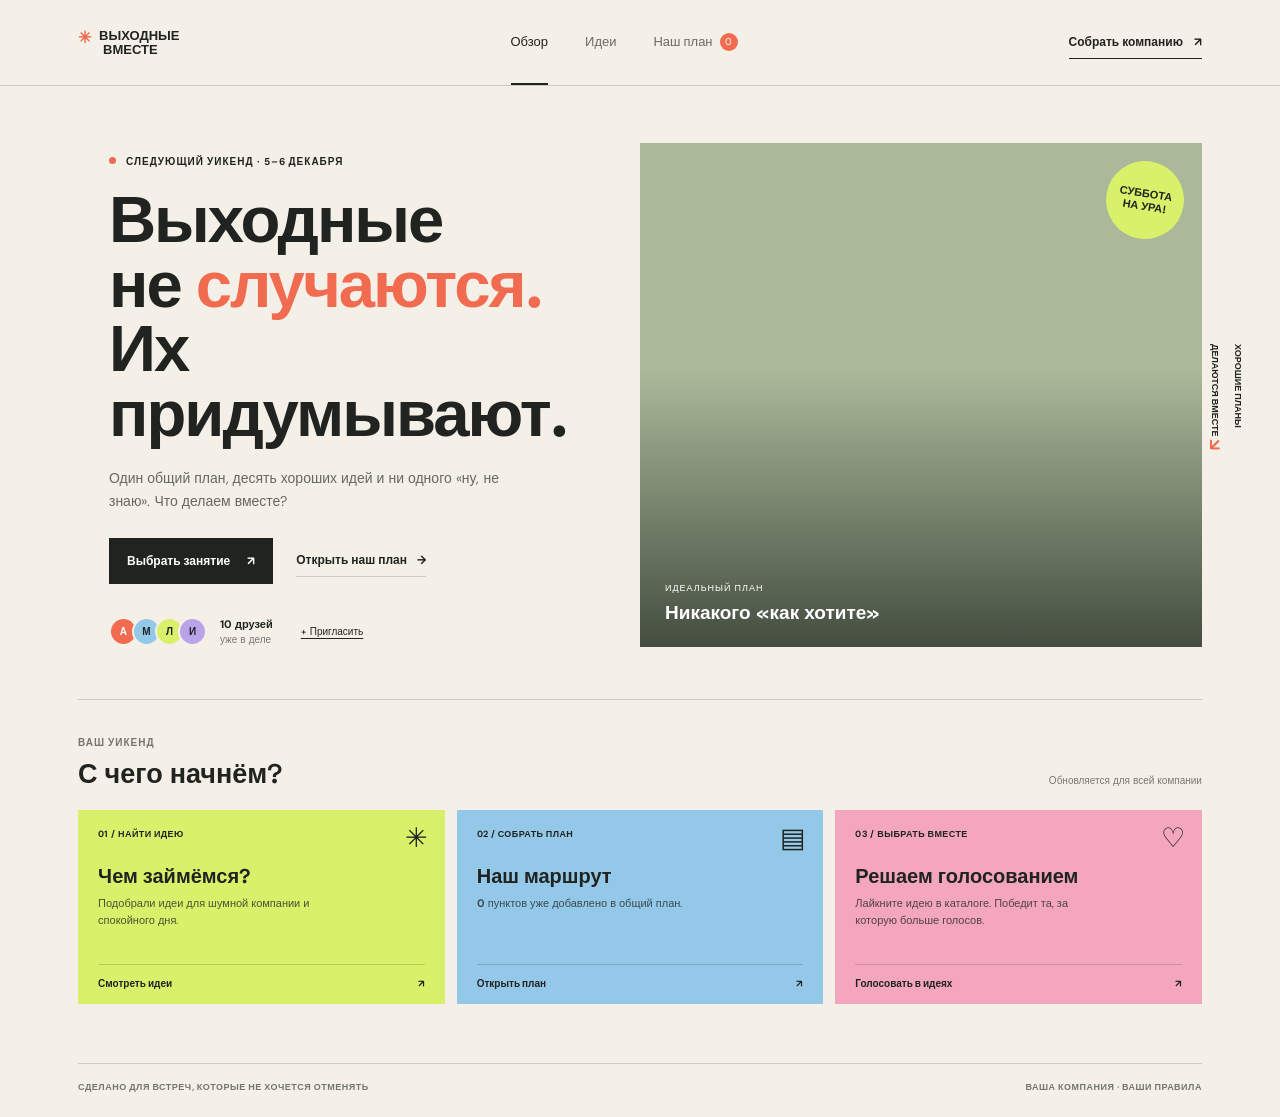
<file: index.html>
<!doctype html>
<html lang="ru">
<head>
  <meta charset="utf-8">
  <meta name="viewport" content="width=device-width, initial-scale=1">
  <meta name="theme-color" content="#f4f0e8">
  <title>Выходные вместе — План на уикенд</title>
  <link rel="preconnect" href="https://fonts.googleapis.com">
  <link rel="preconnect" href="https://fonts.gstatic.com" crossorigin>
  <link href="https://fonts.googleapis.com/css2?family=DM+Sans:wght@400;500;600;700&family=Space+Grotesk:wght@400;500;600;700&display=swap" rel="stylesheet">
  <link rel="stylesheet" href="styles.css">
  <script src="app.js" defer></script>
</head>
<body class="home-page" data-page="home">
  <header class="site-header">
    <a class="wordmark" href="index.html" aria-label="Выходные вместе, главная"><span class="brand-spark">✳</span> ВЫХОДНЫЕ<br><span class="wordmark-indent">ВМЕСТЕ</span></a>
    <nav class="main-nav" aria-label="Главная навигация">
      <a class="nav-link active" href="index.html">Обзор</a>
      <a class="nav-link" href="ideas.html">Идеи</a>
      <a class="nav-link" href="plan.html">Наш план <span class="nav-count" data-plan-count>0</span></a>
    </nav>
    <a class="header-cta" href="ideas.html">Собрать компанию <span aria-hidden="true">↗</span></a>
  </header>

  <main class="page-shell home-shell">
    <section class="home-hero">
      <div class="hero-copy">
        <p class="eyebrow"><span class="live-dot"></span> СЛЕДУЮЩИЙ УИКЕНД · <span data-weekend-range></span></p>
        <h1>Выходные<br>не <span>случаются.</span><br>Их придумывают.</h1>
        <p class="hero-intro">Один общий план, десять хороших идей и ни одного «ну, не знаю». Что делаем вместе?</p>
        <div class="hero-actions">
          <a class="button button-dark" href="ideas.html">Выбрать занятие <span aria-hidden="true">↗</span></a>
          <a class="text-link" href="plan.html">Открыть наш план <span aria-hidden="true">→</span></a>
        </div>
        <div class="friend-row" aria-label="Участники компании">
          <div class="avatar-stack"><span class="avatar avatar-coral">А</span><span class="avatar avatar-blue">М</span><span class="avatar avatar-lime">Л</span><span class="avatar avatar-violet">И</span></div>
          <p><strong>10 друзей</strong><br>уже в деле</p>
          <button class="invite-button" type="button" data-invite>+ Пригласить</button>
        </div>
      </div>
      <div class="hero-photo" role="img" aria-label="Друзья вместе проводят выходной на природе">
        <div class="photo-caption"><span>ИДЕАЛЬНЫЙ ПЛАН</span><strong>Никакого «как хотите»</strong></div>
        <span class="photo-sticker">СУББОТА<br>НА УРА!</span>
      </div>
      <div class="hero-side-note">ХОРОШИЕ ПЛАНЫ<br>ДЕЛАЮТСЯ ВМЕСТЕ <span>↘</span></div>
    </section>

    <section class="dashboard-section" aria-labelledby="weekend-title">
      <div class="section-heading">
        <div><p class="eyebrow">ВАШ УИКЕНД</p><h2 id="weekend-title">С чего начнём?</h2></div>
        <span class="small-note">Обновляется для всей компании</span>
      </div>
      <div class="dashboard-grid">
        <a class="dashboard-card ideas-card" href="ideas.html">
          <span class="card-index">01 / НАЙТИ ИДЕЮ</span><span class="card-icon" aria-hidden="true">✳</span>
          <h3>Чем займёмся?</h3><p>Подобрали идеи для шумной компании и спокойного дня.</p>
          <span class="card-bottom">Смотреть идеи <b>↗</b></span>
        </a>
        <a class="dashboard-card plan-card" href="plan.html">
          <span class="card-index">02 / СОБРАТЬ ПЛАН</span><span class="card-icon" aria-hidden="true">▤</span>
          <h3>Наш маршрут</h3><p><strong data-plan-count>0</strong> пунктов уже добавлено в общий план.</p>
          <span class="card-bottom">Открыть план <b>↗</b></span>
        </a>
        <div class="dashboard-card question-card">
          <span class="card-index">03 / ВЫБРАТЬ ВМЕСТЕ</span><span class="card-icon" aria-hidden="true">♡</span>
          <h3>Решаем голосованием</h3><p>Лайкните идею в каталоге. Победит та, за которую больше голосов.</p>
          <span class="card-bottom">Голосовать в идеях <b>↗</b></span>
        </div>
      </div>
    </section>
    <section class="tiny-footer"><span>СДЕЛАНО ДЛЯ ВСТРЕЧ, КОТОРЫЕ НЕ ХОЧЕТСЯ ОТМЕНЯТЬ</span><span>ВАША КОМПАНИЯ · ВАШИ ПРАВИЛА</span></section>
  </main>
</body>
</html>
</file>
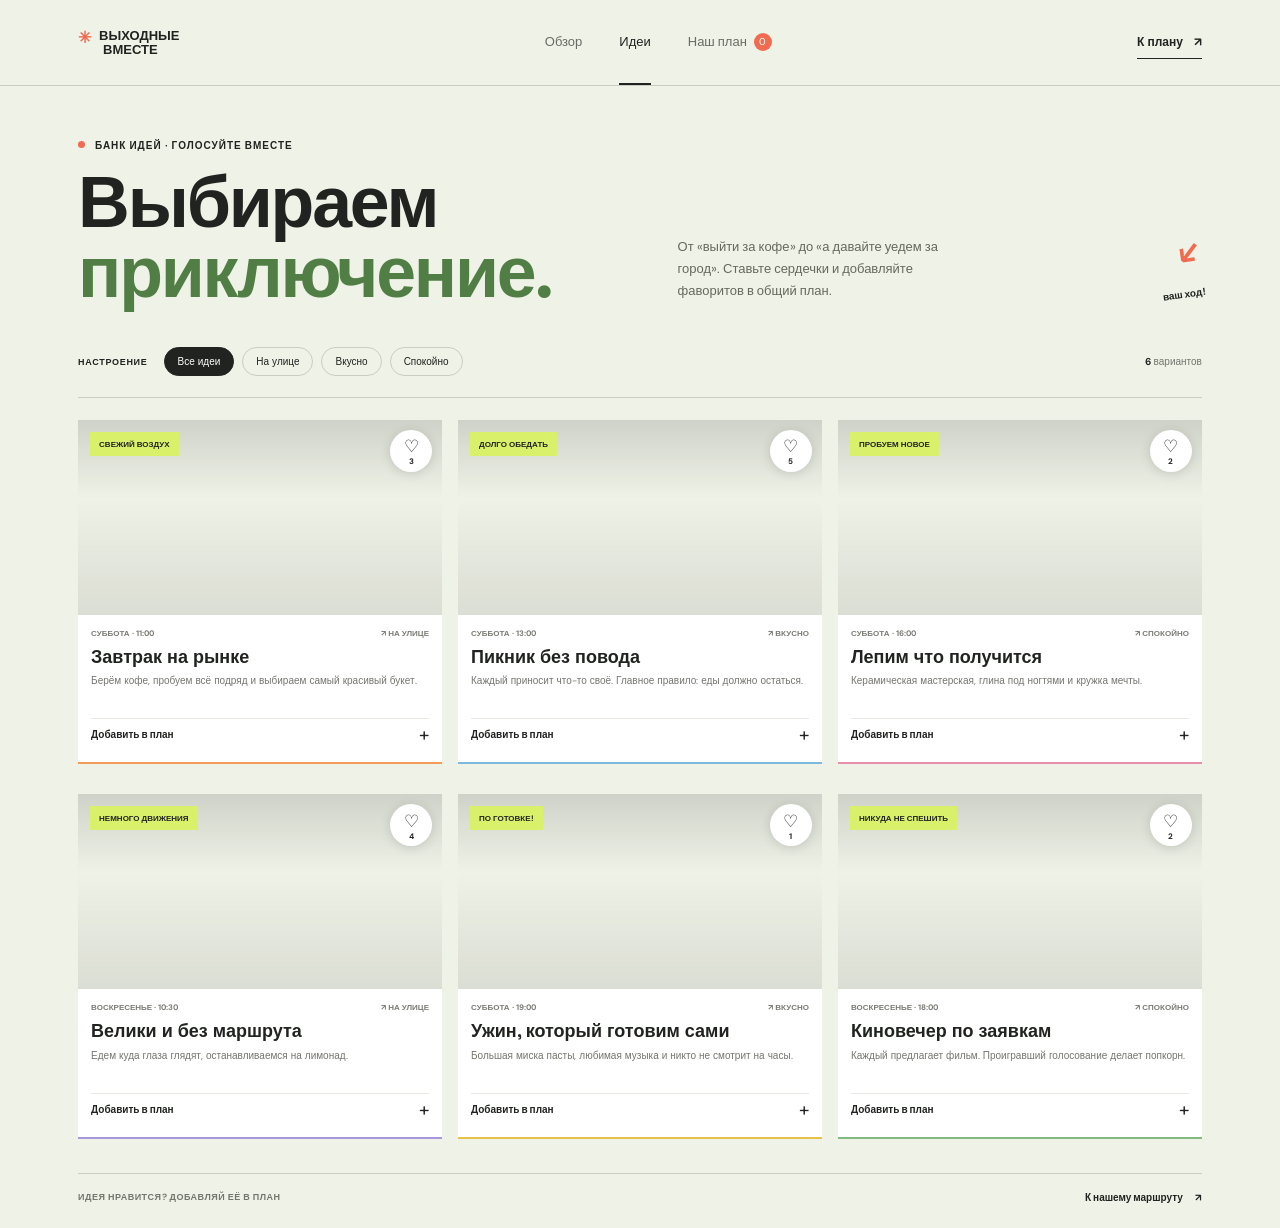
<file: ideas.html>
<!doctype html>
<html lang="ru">
<head>
  <meta charset="utf-8">
  <meta name="viewport" content="width=device-width, initial-scale=1">
  <meta name="theme-color" content="#d9f06a">
  <title>Идеи для выходных — Выходные вместе</title>
  <link rel="preconnect" href="https://fonts.googleapis.com">
  <link rel="preconnect" href="https://fonts.gstatic.com" crossorigin>
  <link href="https://fonts.googleapis.com/css2?family=DM+Sans:wght@400;500;600;700&family=Space+Grotesk:wght@400;500;600;700&display=swap" rel="stylesheet">
  <link rel="stylesheet" href="styles.css">
  <script src="app.js" defer></script>
</head>
<body class="ideas-page" data-page="ideas">
  <header class="site-header">
    <a class="wordmark" href="index.html" aria-label="Выходные вместе, главная"><span class="brand-spark">✳</span> ВЫХОДНЫЕ<br><span class="wordmark-indent">ВМЕСТЕ</span></a>
    <nav class="main-nav" aria-label="Главная навигация">
      <a class="nav-link" href="index.html">Обзор</a><a class="nav-link active" href="ideas.html">Идеи</a><a class="nav-link" href="plan.html">Наш план <span class="nav-count" data-plan-count>0</span></a>
    </nav>
    <a class="header-cta" href="plan.html">К плану <span aria-hidden="true">↗</span></a>
  </header>
  <main class="page-shell ideas-shell">
    <section class="ideas-heading">
      <div><p class="eyebrow"><span class="live-dot"></span> БАНК ИДЕЙ · ГОЛОСУЙТЕ ВМЕСТЕ</p><h1>Выбираем<br><span>приключение.</span></h1></div>
      <p class="ideas-lede">От «выйти за кофе» до «а давайте уедем за город». Ставьте сердечки и добавляйте фаворитов в общий план.</p>
      <div class="ideas-doodle" aria-hidden="true">↙<br><span>ваш ход!</span></div>
    </section>
    <div class="filter-bar" role="group" aria-label="Фильтр идей">
      <span class="filter-label">НАСТРОЕНИЕ</span>
      <button class="filter-chip selected" type="button" data-filter="all" aria-pressed="true">Все идеи</button>
      <button class="filter-chip" type="button" data-filter="outside" aria-pressed="false">На улице</button>
      <button class="filter-chip" type="button" data-filter="food" aria-pressed="false">Вкусно</button>
      <button class="filter-chip" type="button" data-filter="chill" aria-pressed="false">Спокойно</button>
      <span class="filter-spacer"></span><span class="idea-total"><b data-idea-total>6</b> вариантов</span>
    </div>
    <section class="idea-grid" aria-label="Подборка занятий">
      <article class="idea-card idea-orange" data-category="outside">
        <div class="idea-image image-market" role="img" aria-label="Осенний рынок с цветами и продуктами"><span class="image-tag">СВЕЖИЙ ВОЗДУХ</span><button class="vote-button" type="button" aria-label="Проголосовать за прогулку по рынку" aria-pressed="false">♡ <span data-votes>3</span></button></div>
        <div class="idea-info"><div class="idea-meta"><span>СУББОТА · 11:00</span><span>↗ НА УЛИЦЕ</span></div><h2>Завтрак на рынке</h2><p>Берём кофе, пробуем всё подряд и выбираем самый красивый букет.</p><button class="add-idea" type="button" data-add-idea="Завтрак на рынке" data-time="Суббота, 11:00">Добавить в план <span>+</span></button></div>
      </article>
      <article class="idea-card idea-blue" data-category="food">
        <div class="idea-image image-picnic" role="img" aria-label="Пикник с друзьями в парке"><span class="image-tag">ДОЛГО ОБЕДАТЬ</span><button class="vote-button" type="button" aria-label="Проголосовать за пикник в парке" aria-pressed="false">♡ <span data-votes>5</span></button></div>
        <div class="idea-info"><div class="idea-meta"><span>СУББОТА · 13:00</span><span>↗ ВКУСНО</span></div><h2>Пикник без повода</h2><p>Каждый приносит что-то своё. Главное правило: еды должно остаться.</p><button class="add-idea" type="button" data-add-idea="Пикник без повода" data-time="Суббота, 13:00">Добавить в план <span>+</span></button></div>
      </article>
      <article class="idea-card idea-pink" data-category="chill">
        <div class="idea-image image-pottery" role="img" aria-label="Мастерская керамики и гончарный круг"><span class="image-tag">ПРОБУЕМ НОВОЕ</span><button class="vote-button" type="button" aria-label="Проголосовать за мастер-класс по керамике" aria-pressed="false">♡ <span data-votes>2</span></button></div>
        <div class="idea-info"><div class="idea-meta"><span>СУББОТА · 16:00</span><span>↗ СПОКОЙНО</span></div><h2>Лепим что получится</h2><p>Керамическая мастерская, глина под ногтями и кружка мечты.</p><button class="add-idea" type="button" data-add-idea="Мастер-класс по керамике" data-time="Суббота, 16:00">Добавить в план <span>+</span></button></div>
      </article>
      <article class="idea-card idea-lilac" data-category="outside">
        <div class="idea-image image-bike" role="img" aria-label="Велопрогулка по дорожке в зелёном парке"><span class="image-tag">НЕМНОГО ДВИЖЕНИЯ</span><button class="vote-button" type="button" aria-label="Проголосовать за велопрогулку" aria-pressed="false">♡ <span data-votes>4</span></button></div>
        <div class="idea-info"><div class="idea-meta"><span>ВОСКРЕСЕНЬЕ · 10:30</span><span>↗ НА УЛИЦЕ</span></div><h2>Велики и без маршрута</h2><p>Едем куда глаза глядят, останавливаемся на лимонад.</p><button class="add-idea" type="button" data-add-idea="Велопрогулка без маршрута" data-time="Воскресенье, 10:30">Добавить в план <span>+</span></button></div>
      </article>
      <article class="idea-card idea-yellow" data-category="food">
        <div class="idea-image image-pasta" role="img" aria-label="Домашняя паста, которую готовят всей компанией"><span class="image-tag">ПО ГОТОВКЕ!</span><button class="vote-button" type="button" aria-label="Проголосовать за домашний ужин" aria-pressed="false">♡ <span data-votes>1</span></button></div>
        <div class="idea-info"><div class="idea-meta"><span>СУББОТА · 19:00</span><span>↗ ВКУСНО</span></div><h2>Ужин, который готовим сами</h2><p>Большая миска пасты, любимая музыка и никто не смотрит на часы.</p><button class="add-idea" type="button" data-add-idea="Домашний ужин" data-time="Суббота, 19:00">Добавить в план <span>+</span></button></div>
      </article>
      <article class="idea-card idea-green" data-category="chill">
        <div class="idea-image image-movie" role="img" aria-label="Уютный кинопросмотр с попкорном дома"><span class="image-tag">НИКУДА НЕ СПЕШИТЬ</span><button class="vote-button" type="button" aria-label="Проголосовать за домашний киновечер" aria-pressed="false">♡ <span data-votes>2</span></button></div>
        <div class="idea-info"><div class="idea-meta"><span>ВОСКРЕСЕНЬЕ · 18:00</span><span>↗ СПОКОЙНО</span></div><h2>Киновечер по заявкам</h2><p>Каждый предлагает фильм. Проигравший голосование делает попкорн.</p><button class="add-idea" type="button" data-add-idea="Киновечер по заявкам" data-time="Воскресенье, 18:00">Добавить в план <span>+</span></button></div>
      </article>
    </section>
    <footer class="ideas-footer"><span>ИДЕЯ НРАВИТСЯ? ДОБАВЛЯЙ ЕЁ В ПЛАН</span><a href="plan.html">К нашему маршруту <b>↗</b></a></footer>
  </main>
  <div class="toast" role="status" aria-live="polite"></div>
</body>
</html>
</file>
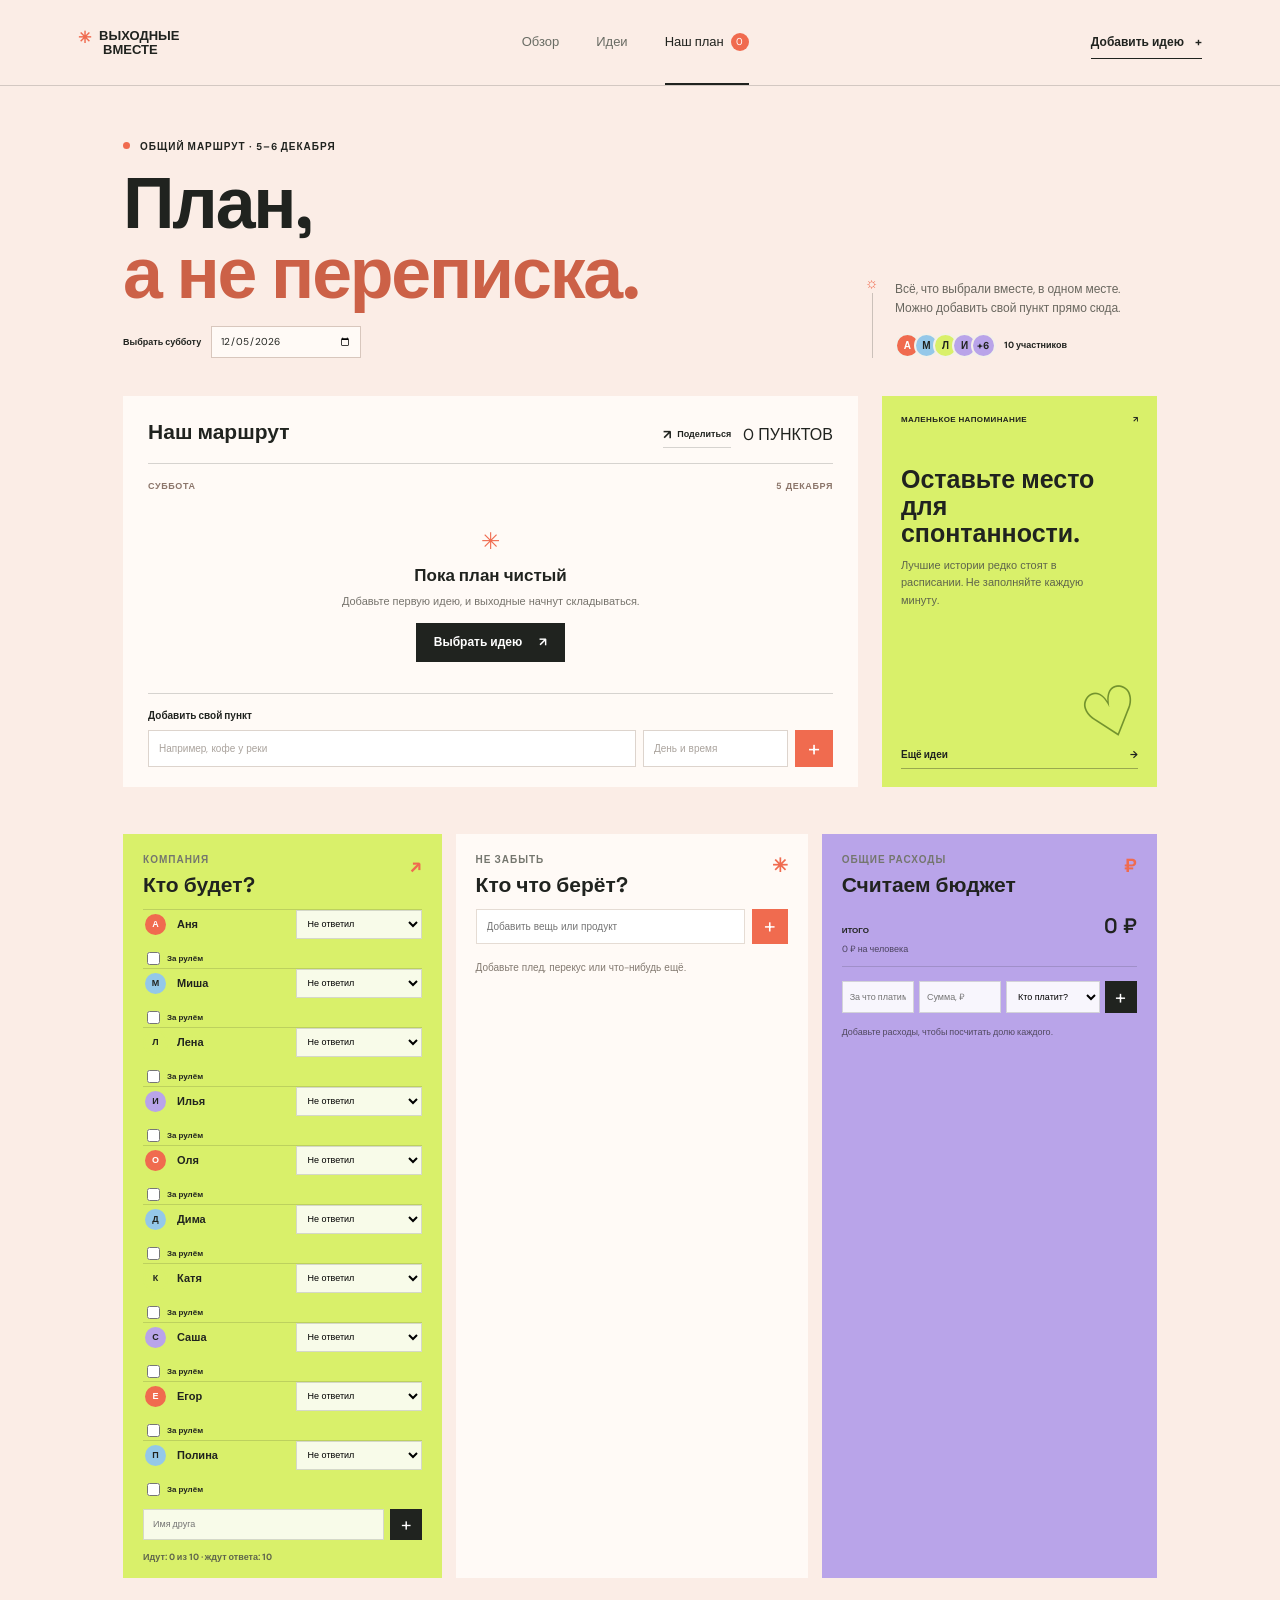
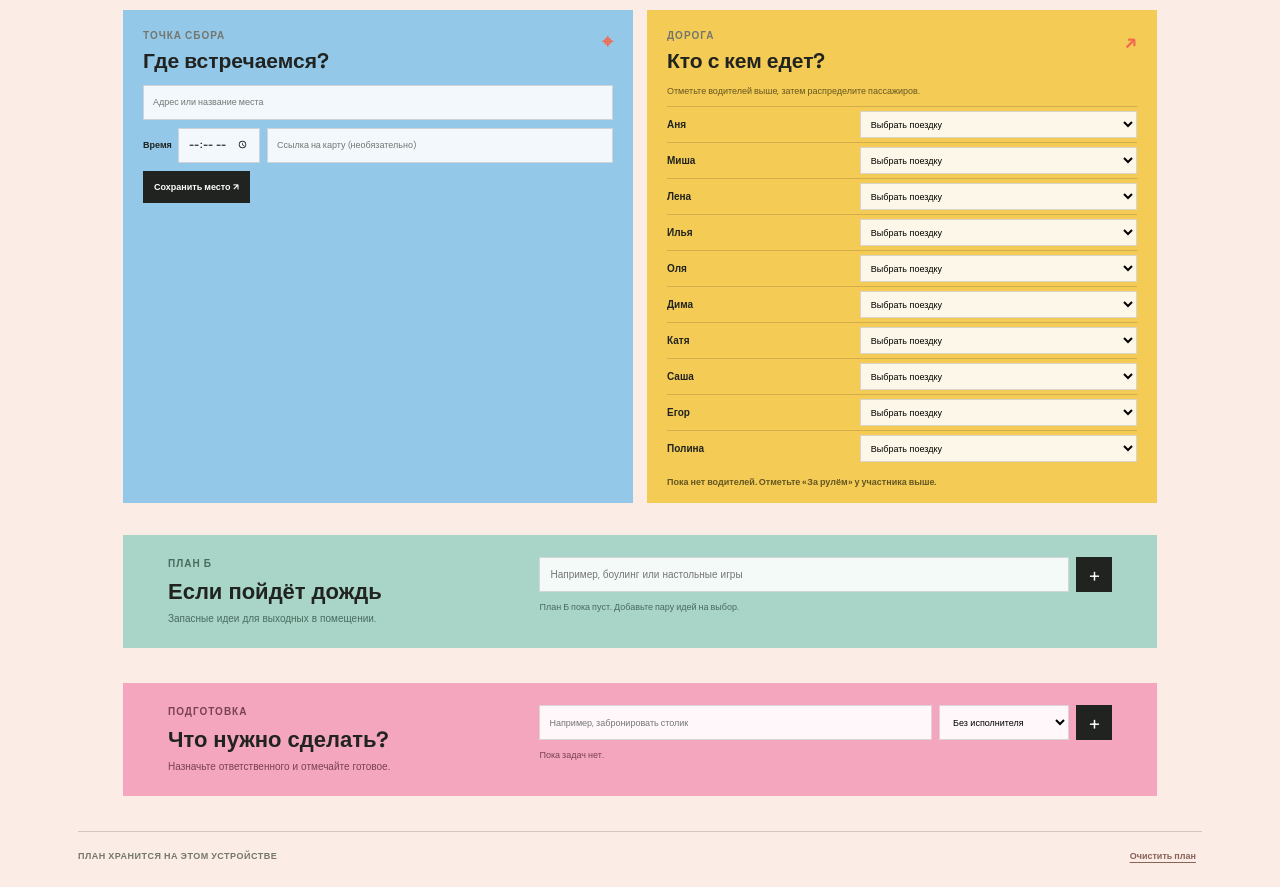
<file: plan.html>
<!doctype html>
<html lang="ru">
<head>
  <meta charset="utf-8">
  <meta name="viewport" content="width=device-width, initial-scale=1">
  <meta name="theme-color" content="#f5a88b">
  <title>Наш план — Выходные вместе</title>
  <link rel="preconnect" href="https://fonts.googleapis.com">
  <link rel="preconnect" href="https://fonts.gstatic.com" crossorigin>
  <link href="https://fonts.googleapis.com/css2?family=DM+Sans:wght@400;500;600;700&family=Space+Grotesk:wght@400;500;600;700&display=swap" rel="stylesheet">
  <link rel="stylesheet" href="styles.css">
  <script src="app.js" defer></script>
</head>
<body class="plan-page" data-page="plan">
  <header class="site-header">
    <a class="wordmark" href="index.html" aria-label="Выходные вместе, главная"><span class="brand-spark">✳</span> ВЫХОДНЫЕ<br><span class="wordmark-indent">ВМЕСТЕ</span></a>
    <nav class="main-nav" aria-label="Главная навигация">
      <a class="nav-link" href="index.html">Обзор</a><a class="nav-link" href="ideas.html">Идеи</a><a class="nav-link active" href="plan.html">Наш план <span class="nav-count" data-plan-count>0</span></a>
    </nav>
    <a class="header-cta" href="ideas.html">Добавить идею <span aria-hidden="true">+</span></a>
  </header>
  <main class="page-shell plan-shell">
    <section class="plan-top">
      <div><p class="eyebrow"><span class="live-dot"></span> ОБЩИЙ МАРШРУТ · <span data-weekend-range></span></p><h1>План,<br><span>а не переписка.</span></h1><label class="weekend-picker" for="weekend-start">Выбрать субботу <input id="weekend-start" type="date" data-weekend-start></label></div>
      <div class="plan-aside"><span class="sun-mark" aria-hidden="true">☼</span><p>Всё, что выбрали вместе, в одном месте. Можно добавить свой пункт прямо сюда.</p><div class="mini-friends" data-mini-friends></div></div>
    </section>
    <section class="plan-layout">
      <div class="itinerary-panel">
        <div class="itinerary-heading"><h2>Наш маршрут</h2><div class="itinerary-actions"><button class="share-plan-button" type="button" data-share-plan><span aria-hidden="true">↗</span> Поделиться</button><span data-plan-summary>0 ПУНКТОВ</span></div></div>
        <div class="day-label"><span>СУББОТА</span><span data-weekend-saturday></span></div>
        <ol class="itinerary-list" data-itinerary-list aria-live="polite"></ol>
        <div class="empty-plan" data-empty-plan><span>✳</span><h3>Пока план чистый</h3><p>Добавьте первую идею, и выходные начнут складываться.</p><a href="ideas.html" class="button button-dark">Выбрать идею <span>↗</span></a></div>
        <div class="add-plan-form">
          <label for="custom-plan-name">Добавить свой пункт</label>
          <div class="form-row"><input id="custom-plan-name" type="text" maxlength="70" placeholder="Например, кофе у реки"><input id="custom-plan-time" type="text" maxlength="35" placeholder="День и время"><button class="add-custom-button" type="button" data-add-custom aria-label="Добавить пункт">+</button></div>
        </div>
      </div>
      <aside class="plan-note"><div class="note-top"><span>МАЛЕНЬКОЕ НАПОМИНАНИЕ</span><span aria-hidden="true">↗</span></div><h2>Оставьте место для спонтанности.</h2><p>Лучшие истории редко стоят в расписании. Не заполняйте каждую минуту.</p><div class="note-scribble" aria-hidden="true">♡</div><a href="ideas.html">Ещё идеи <span>→</span></a></aside>
    </section>
    <section class="group-tools" aria-label="Подготовка компании">
      <section class="attendance-panel" aria-labelledby="attendance-title">
        <div class="tool-heading"><div><p class="eyebrow">КОМПАНИЯ</p><h2 id="attendance-title">Кто будет?</h2></div><span class="tool-mark" aria-hidden="true">↗</span></div>
        <div class="attendance-list" data-attendance-list></div>
        <div class="participant-add-row"><input type="text" maxlength="36" placeholder="Имя друга" aria-label="Имя нового участника" data-participant-name><button class="participant-add-button" type="button" data-add-participant aria-label="Добавить участника">+</button></div>
        <p class="attendance-summary" data-attendance-summary aria-live="polite"></p>
      </section>
      <section class="supplies-panel" aria-labelledby="supplies-title">
        <div class="tool-heading"><div><p class="eyebrow">НЕ ЗАБЫТЬ</p><h2 id="supplies-title">Кто что берёт?</h2></div><span class="tool-mark" aria-hidden="true">✳</span></div>
        <div class="supply-add-row">
          <input type="text" maxlength="60" placeholder="Добавить вещь или продукт" aria-label="Новая вещь" data-supply-name>
          <button class="supply-add-button" type="button" data-add-supply aria-label="Добавить в список">+</button>
        </div>
        <p class="supply-empty" data-supply-empty>Добавьте плед, перекус или что-нибудь ещё.</p>
        <ul class="supply-list" data-supply-list aria-live="polite"></ul>
      </section>
      <section class="budget-panel" aria-labelledby="budget-title">
        <div class="tool-heading"><div><p class="eyebrow">ОБЩИЕ РАСХОДЫ</p><h2 id="budget-title">Считаем бюджет</h2></div><span class="tool-mark" aria-hidden="true">₽</span></div>
        <div class="budget-summary"><span>ИТОГО</span><strong data-budget-total>0 ₽</strong><span data-budget-share>0 ₽ на человека</span></div>
        <div class="expense-form">
          <input type="text" maxlength="50" placeholder="За что платим?" aria-label="Название расхода" data-expense-name>
          <input type="number" min="0.01" step="0.01" inputmode="decimal" placeholder="Сумма, ₽" aria-label="Сумма расхода в рублях" data-expense-amount>
          <select aria-label="Кто заплатил" data-expense-payer></select>
          <button class="expense-add-button" type="button" data-add-expense aria-label="Добавить расход">+</button>
        </div>
        <p class="expense-empty" data-expense-empty>Добавьте расходы, чтобы посчитать долю каждого.</p>
        <ul class="expense-list" data-expense-list aria-live="polite"></ul>
      </section>
    </section>
    <section class="logistics-tools" aria-label="Место встречи и поездки">
      <section class="meeting-panel" aria-labelledby="meeting-title">
        <div class="tool-heading"><div><p class="eyebrow">ТОЧКА СБОРА</p><h2 id="meeting-title">Где встречаемся?</h2></div><span class="tool-mark" aria-hidden="true">⌖</span></div>
        <div class="meeting-form">
          <input type="text" maxlength="100" placeholder="Адрес или название места" aria-label="Место встречи" data-meeting-place>
          <div class="meeting-details-row"><label>Время <input type="time" aria-label="Время встречи" data-meeting-time></label><input type="url" placeholder="Ссылка на карту (необязательно)" aria-label="Ссылка на карту" data-meeting-url></div>
          <button class="meeting-save-button" type="button" data-save-meeting>Сохранить место <span aria-hidden="true">↗</span></button>
        </div>
        <div class="meeting-preview" data-meeting-preview hidden><strong data-meeting-preview-place></strong><span data-meeting-preview-time></span><a data-meeting-map target="_blank" rel="noopener noreferrer">Открыть точку в картах ↗</a></div>
      </section>
      <section class="rides-panel" aria-labelledby="rides-title">
        <div class="tool-heading"><div><p class="eyebrow">ДОРОГА</p><h2 id="rides-title">Кто с кем едет?</h2></div><span class="tool-mark" aria-hidden="true">↗</span></div>
        <p class="rides-intro">Отметьте водителей выше, затем распределите пассажиров.</p>
        <div class="rides-list" data-rides-list></div>
        <p class="rides-summary" data-rides-summary aria-live="polite"></p>
      </section>
    </section>
    <section class="rain-plan-panel" aria-labelledby="rain-plan-title">
      <div class="rain-plan-heading"><p class="eyebrow">ПЛАН Б</p><h2 id="rain-plan-title">Если пойдёт дождь</h2><p>Запасные идеи для выходных в помещении.</p></div>
      <div class="rain-plan-content">
        <div class="rain-plan-add-row"><input type="text" maxlength="70" placeholder="Например, боулинг или настольные игры" aria-label="Запасная идея на случай дождя" data-rain-idea><button type="button" data-add-rain-idea aria-label="Добавить запасную идею">+</button></div>
        <p class="rain-plan-empty" data-rain-empty>План Б пока пуст. Добавьте пару идей на выбор.</p>
        <ul class="rain-plan-list" data-rain-list aria-live="polite"></ul>
      </div>
    </section>
    <section class="tasks-panel" aria-labelledby="tasks-title">
      <div class="tasks-heading"><p class="eyebrow">ПОДГОТОВКА</p><h2 id="tasks-title">Что нужно сделать?</h2><p>Назначьте ответственного и отмечайте готовое.</p></div>
      <div class="tasks-content">
        <div class="task-add-row"><input type="text" maxlength="70" placeholder="Например, забронировать столик" aria-label="Новая задача" data-task-name><select aria-label="Ответственный за задачу" data-task-owner></select><button type="button" data-add-task aria-label="Добавить задачу">+</button></div>
        <p class="tasks-empty" data-tasks-empty>Пока задач нет.</p>
        <ul class="task-list" data-task-list aria-live="polite"></ul>
      </div>
    </section>
    <footer class="ideas-footer"><span>ПЛАН ХРАНИТСЯ НА ЭТОМ УСТРОЙСТВЕ</span><button class="clear-plan" type="button" data-clear-plan>Очистить план</button></footer>
  </main>
  <dialog class="share-dialog" data-share-dialog aria-labelledby="share-dialog-title">
    <div class="share-dialog-heading"><div><p class="eyebrow">ГОТОВО К ОТПРАВКЕ</p><h2 id="share-dialog-title">Ваш план на выходные</h2></div><button class="share-close" type="button" data-close-share aria-label="Закрыть">×</button></div>
    <textarea data-share-text aria-label="Текст плана для отправки" readonly></textarea>
    <div class="share-dialog-actions"><span data-share-status>Скопируйте и отправьте в чат компании.</span><button class="button button-dark" type="button" data-copy-share>Скопировать текст <span aria-hidden="true">↗</span></button></div>
  </dialog>
  <div class="toast" role="status" aria-live="polite"></div>
</body>
</html>
</file>
<file: styles.css>
.attendee-row { min-height: 43px; display: grid; grid-template-columns: minmax(55px, 1fr) 105px auto 23px; gap: 6px; align-items: center; border-top: 1px solid rgba(32, 35, 31, .15); }.attendee-person { display: flex; align-items: center; gap: 7px; font-size: 10px; font-weight: 600; }.attendee-person .avatar { width: 25px; height: 25px; border-color: #d9f06a; font-size: 9px; flex: 0 0 auto; }.attendance-select, .supply-owner { min-width: 0; height: 29px; border: 1px solid rgba(32, 35, 31, .16); background: #f8fbe9; padding: 0 7px; font-size: 9px; }.driver-controls { display: flex; align-items: center; gap: 5px; }.driver-toggle { display: flex; align-items: center; gap: 4px; white-space: nowrap; font-size: 8px; font-weight: 700; }.driver-toggle input { accent-color: var(--coral); }.seat-capacity { display: flex; align-items: center; gap: 3px; font-size: 8px; }.seat-capacity input { width: 35px; height: 25px; border: 1px solid rgba(32,35,31,.16); background: #f8fbe9; padding: 0 3px; font-size: 9px; }.remove-participant { width: 23px; height: 26px; border: 0; background: transparent; color: #686747; font-size: 16px; cursor: pointer; }.remove-participant:hover { color: var(--coral); }
:root {
  --ink: #20231f;
  --paper: #f4f0e8;
  --line: rgba(32, 35, 31, .18);
  --coral: #f06b4f;
  --lime: #d9f06a;
  --blue: #94c8e9;
  --violet: #b9a4e9;
  --pink: #f3a6bd;
  --yellow: #f4cb55;
  --green: #a9d5a1;
  --display: "Space Grotesk", "Trebuchet MS", sans-serif;
  --body: "DM Sans", "Trebuchet MS", sans-serif;
}

* { box-sizing: border-box; }
html { scroll-behavior: smooth; }
body { margin: 0; color: var(--ink); background: var(--paper); font-family: var(--body); }
button, input { font: inherit; }
a { color: inherit; text-decoration: none; }
button { color: inherit; }

.site-header { height: 86px; max-width: 1440px; margin: 0 auto; padding: 0 6.1%; display: flex; align-items: center; justify-content: space-between; border-bottom: 1px solid var(--line); position: relative; z-index: 2; }
.wordmark { font: 700 13px/1.05 var(--display); letter-spacing: 0; position: relative; padding-left: 21px; }
.brand-spark { position: absolute; left: 0; top: 1px; font-size: 16px; color: var(--coral); }
.wordmark-indent { display: inline-block; margin-left: 4px; }
.main-nav { height: 100%; display: flex; align-items: center; gap: 37px; }
.nav-link { height: 100%; display: inline-flex; gap: 7px; align-items: center; color: #696c64; font-size: 13px; border-bottom: 2px solid transparent; transition: color .2s, border-color .2s; }
.nav-link:hover, .nav-link.active { color: var(--ink); border-color: var(--ink); }
.nav-count { min-width: 18px; height: 18px; border-radius: 50%; display: inline-grid; place-items: center; background: var(--coral); color: white; font-size: 10px; }
.header-cta { font-weight: 700; font-size: 12px; border-bottom: 1px solid currentColor; padding: 8px 0; }
.header-cta span { margin-left: 8px; }
.page-shell { max-width: 1440px; margin: 0 auto; padding-left: 6.1%; padding-right: 6.1%; }
.eyebrow { font-size: 10px; font-weight: 700; letter-spacing: 1px; margin: 0 0 20px; }
.live-dot { display: inline-block; width: 7px; height: 7px; background: var(--coral); border-radius: 50%; margin-right: 7px; vertical-align: 1px; }
h1, h2, h3, p { margin-top: 0; }
h1, h2, h3 { font-family: var(--display); letter-spacing: 0; }
.home-hero { display: grid; grid-template-columns: 1fr 1fr; min-height: 540px; padding: 57px 0 52px; position: relative; }
.hero-copy { padding: 12px 0 0 5.5%; position: relative; z-index: 1; }
.hero-copy h1 { font-size: clamp(47px, 5.1vw, 72px); line-height: .99; font-weight: 600; letter-spacing: -2px; margin: 0 0 20px; }
.hero-copy h1 span, .ideas-heading h1 span, .plan-top h1 span { color: var(--coral); }
.hero-intro { max-width: 390px; color: #66695f; line-height: 1.65; font-size: 14px; margin-bottom: 25px; }
.hero-actions { display: flex; align-items: center; gap: 23px; }
.button { display: inline-flex; align-items: center; justify-content: center; gap: 17px; min-height: 46px; padding: 0 18px; font-size: 12px; font-weight: 700; transition: transform .2s, background .2s; }
.button:hover { transform: translateY(-2px); }
.button-dark { background: var(--ink); color: white; }
.button-dark:hover { background: var(--coral); }
.text-link { font-size: 12px; font-weight: 700; border-bottom: 1px solid var(--line); padding: 8px 0; }
.text-link span { margin-left: 7px; }
.friend-row { display: flex; align-items: center; gap: 13px; margin-top: 33px; }
.avatar-stack, .mini-friends { display: flex; align-items: center; }
.avatar { width: 29px; height: 29px; border: 2px solid var(--paper); border-radius: 50%; display: inline-grid; place-items: center; font-weight: 700; font-size: 10px; margin-left: -6px; }
.avatar:first-child { margin-left: 0; }
.avatar-coral { background: var(--coral); color: white; }.avatar-blue { background: var(--blue); }.avatar-lime { background: var(--lime); }.avatar-violet { background: var(--violet); }
.friend-row p { font-size: 10px; line-height: 1.45; margin: 0; color: #77796f; }
.friend-row p strong { color: var(--ink); font-size: 11px; }
.invite-button { margin-left: 5px; border: 0; padding: 8px 10px; background: transparent; font-size: 10px; text-decoration: underline; text-underline-offset: 3px; cursor: pointer; }
.hero-photo { min-height: 422px; position: relative; overflow: hidden; background: #abb99a url("https://images.unsplash.com/photo-1529156069898-49953e39b3ac?auto=format&fit=crop&w=1200&q=85") center 48% / cover; }
.hero-photo::after { content: ""; position: absolute; inset: 45% 0 0; background: linear-gradient(transparent, rgba(17, 24, 19, .67)); }
.photo-caption { position: absolute; z-index: 1; left: 25px; bottom: 22px; color: white; display: grid; gap: 6px; }
.photo-caption span { font-size: 9px; letter-spacing: 1px; }.photo-caption strong { font: 600 19px var(--display); }
.photo-sticker { position: absolute; z-index: 1; right: 18px; top: 18px; width: 78px; height: 78px; display: grid; place-content: center; text-align: center; border-radius: 50%; background: var(--lime); font: 700 11px/1.2 var(--display); transform: rotate(9deg); }
.hero-side-note { position: absolute; right: -3.8%; top: 42%; font-size: 9px; font-weight: 700; line-height: 1.7; writing-mode: vertical-rl; }
.hero-side-note span { font-size: 17px; color: var(--coral); }
.dashboard-section { padding: 36px 0 59px; border-top: 1px solid var(--line); }
.section-heading { display: flex; align-items: end; justify-content: space-between; margin-bottom: 19px; }
.section-heading .eyebrow { margin-bottom: 7px; color: #74766e; }
.section-heading h2 { font-size: 27px; font-weight: 600; margin: 0; }
.small-note { font-size: 10px; color: #77796f; padding-bottom: 4px; }
.dashboard-grid { display: grid; grid-template-columns: repeat(3, 1fr); gap: 12px; }
.dashboard-card { min-height: 194px; padding: 18px 20px 14px; display: flex; flex-direction: column; position: relative; overflow: hidden; transition: transform .2s; }
.dashboard-card:hover { transform: translateY(-3px); }
.ideas-card { background: var(--lime); }.plan-card { background: var(--blue); }.question-card { background: var(--pink); }
.card-index { font-size: 9px; font-weight: 700; letter-spacing: .4px; }
.card-icon { position: absolute; right: 17px; top: 10px; font-size: 27px; font-family: var(--display); }
.dashboard-card h3 { font-size: 20px; margin: 23px 0 6px; }
.dashboard-card p { color: rgba(32, 35, 31, .76); font-size: 11px; line-height: 1.5; max-width: 255px; margin: 0 0 15px; }
.card-bottom { margin-top: auto; padding-top: 12px; border-top: 1px solid rgba(32, 35, 31, .18); font-size: 10px; font-weight: 700; display: flex; justify-content: space-between; }
.tiny-footer, .ideas-footer { border-top: 1px solid var(--line); padding: 17px 0 24px; display: flex; justify-content: space-between; font-size: 9px; font-weight: 700; letter-spacing: .5px; color: #74766e; }

/* Ideas page */
.ideas-page { background: #eff2e7; }
.ideas-shell { padding-bottom: 0; }
.ideas-heading { display: grid; grid-template-columns: 1.15fr .8fr 100px; align-items: end; gap: 24px; padding: 53px 0 32px; }
.ideas-heading .eyebrow { margin-bottom: 15px; }
.ideas-heading h1, .plan-top h1 { font-size: clamp(48px, 5.6vw, 76px); line-height: .98; font-weight: 600; letter-spacing: -2.2px; margin: 0; }
.ideas-heading h1 span { color: #507e44; }
.ideas-lede { max-width: 285px; font-size: 13px; line-height: 1.7; color: #65695e; margin: 0 0 5px; }
.ideas-doodle { font: 600 35px/1 var(--display); text-align: right; color: var(--coral); transform: rotate(-8deg); }
.ideas-doodle span { font: 700 10px var(--body); color: var(--ink); }
.filter-bar { min-height: 58px; padding: 0 0 13px; border-bottom: 1px solid var(--line); display: flex; align-items: center; gap: 8px; }
.filter-label { font-size: 9px; font-weight: 700; letter-spacing: .7px; margin-right: 8px; }
.filter-chip { border: 1px solid var(--line); background: transparent; min-height: 29px; padding: 0 13px; border-radius: 20px; font-size: 10px; cursor: pointer; transition: background .15s, color .15s; }
.filter-chip:hover, .filter-chip.selected { background: var(--ink); color: white; border-color: var(--ink); }
.filter-spacer { flex: 1; }.idea-total { font-size: 10px; color: #73766e; }.idea-total b { color: var(--ink); }
.idea-grid { display: grid; grid-template-columns: repeat(3, 1fr); gap: 30px 16px; padding: 22px 0 34px; }
.idea-card { min-width: 0; animation: rise-in .45s both; }.idea-card:nth-child(2) { animation-delay: .05s; }.idea-card:nth-child(3) { animation-delay: .1s; }.idea-card:nth-child(4) { animation-delay: .15s; }.idea-card:nth-child(5) { animation-delay: .2s; }.idea-card:nth-child(6) { animation-delay: .25s; }
.idea-card[hidden] { display: none; }
.idea-image { height: 195px; position: relative; overflow: hidden; background-position: center; background-size: cover; }
.idea-image::after { content: ""; position: absolute; inset: 0; background: linear-gradient(180deg, rgba(16, 20, 15, .14), transparent 40%, rgba(16, 20, 15, .09)); pointer-events: none; }
.image-market { background-image: url("https://images.unsplash.com/photo-1488459716781-31db52582fe9?auto=format&fit=crop&w=750&q=80"); }.image-picnic { background-image: url("https://images.unsplash.com/photo-1528605248644-14dd04022da1?auto=format&fit=crop&w=750&q=80"); }.image-pottery { background-image: url("https://images.unsplash.com/photo-1565193566173-7a0ee3dbe261?auto=format&fit=crop&w=750&q=80"); }.image-bike { background-image: url("https://images.unsplash.com/photo-1471506480208-91b3a4cc78be?auto=format&fit=crop&w=750&q=80"); }.image-pasta { background-image: url("https://images.unsplash.com/photo-1551183053-bf91a1d81141?auto=format&fit=crop&w=750&q=80"); }.image-movie { background-image: url("https://images.unsplash.com/photo-1489599849927-2ee91cede3ba?auto=format&fit=crop&w=750&q=80"); }
.image-tag { position: absolute; z-index: 1; top: 12px; left: 12px; padding: 7px 9px; background: var(--lime); font-size: 8px; font-weight: 700; }
.vote-button { position: absolute; z-index: 1; top: 10px; right: 10px; width: 42px; height: 42px; border: 0; background: white; border-radius: 50%; font-size: 17px; cursor: pointer; box-shadow: 0 2px 12px #0002; transition: transform .2s, color .2s; }.vote-button:hover { transform: scale(1.08); }.vote-button[aria-pressed="true"] { color: var(--coral); }.vote-button span { display: block; font-size: 8px; font-weight: 700; margin-top: -1px; }
.idea-info { padding: 13px 13px 12px; background: white; border-bottom: 2px solid var(--idea-color, var(--lime)); }
.idea-orange { --idea-color: #f49c59; }.idea-blue { --idea-color: #7eb9dd; }.idea-pink { --idea-color: #e790ad; }.idea-lilac { --idea-color: #a998de; }.idea-yellow { --idea-color: #e6c24a; }.idea-green { --idea-color: #85b982; }
.idea-meta { display: flex; justify-content: space-between; gap: 4px; color: #7a7c74; font-size: 8px; font-weight: 700; }
.idea-info h2 { font-size: 18px; line-height: 1.15; margin: 9px 0 6px; font-weight: 600; }.idea-info p { min-height: 34px; font-size: 10px; line-height: 1.55; color: #74766f; margin: 0 0 11px; }
.add-idea { width: 100%; height: 32px; padding: 0; display: flex; justify-content: space-between; align-items: center; border: 0; border-top: 1px solid #e8e8e3; background: transparent; text-align: left; font-size: 10px; font-weight: 700; cursor: pointer; }.add-idea span { font-size: 19px; font-weight: 400; }.add-idea:hover { color: #507e44; }
.ideas-footer { align-items: center; }.ideas-footer a { color: var(--ink); text-transform: none; letter-spacing: 0; font-size: 10px; }.ideas-footer a b { margin-left: 10px; }.toast { position: fixed; z-index: 5; left: 50%; bottom: 22px; transform: translate(-50%, 18px); padding: 12px 17px; background: var(--ink); color: white; font-size: 11px; opacity: 0; pointer-events: none; transition: opacity .2s, transform .2s; }.toast.visible { opacity: 1; transform: translate(-50%, 0); }

/* Plan page */
.plan-page { background: #fbede6; }.plan-top { display: flex; align-items: end; justify-content: space-between; gap: 40px; padding: 54px 4% 38px; }.plan-top .eyebrow { margin-bottom: 15px; }.plan-top h1 span { color: #cc6147; }
.plan-aside { width: 285px; position: relative; padding: 0 0 0 22px; border-left: 1px solid rgba(32, 35, 31, .22); }.sun-mark { position: absolute; top: -7px; left: -8px; background: #fbede6; font-size: 15px; color: var(--coral); }.plan-aside p { font-size: 12px; line-height: 1.6; color: #69675f; margin: 0 0 14px; }.mini-friends .avatar { width: 25px; height: 25px; }.mini-friends b { font-size: 9px; margin-left: 8px; }
.weekend-picker { display: flex; align-items: center; gap: 10px; margin-top: 17px; font-size: 9px; font-weight: 700; }.weekend-picker input { width: 150px; height: 32px; border: 1px solid #d8c7bd; background: #fffaf6; padding: 0 8px; color: var(--ink); font: 10px var(--body); }.weekend-picker input:focus { outline: 1px solid var(--coral); }
.plan-layout { display: grid; grid-template-columns: minmax(0, 1fr) 275px; gap: 24px; padding: 0 4% 47px; }.itinerary-panel { background: #fffaf6; padding: 22px 25px 20px; }.itinerary-heading { display: flex; justify-content: space-between; align-items: baseline; padding-bottom: 15px; border-bottom: 1px solid var(--line); }.itinerary-heading h2 { font-size: 21px; margin: 0; }.itinerary-heading > span { font-size: 9px; letter-spacing: .5px; font-weight: 700; color: #77746d; }.day-label { display: flex; justify-content: space-between; font-size: 9px; font-weight: 700; letter-spacing: .6px; padding: 16px 0 7px; color: #8b756a; }
.itinerary-actions { display: flex; align-items: center; gap: 12px; }.share-plan-button { display: inline-flex; align-items: center; gap: 6px; border: 0; border-bottom: 1px solid var(--line); padding: 4px 0; background: transparent; font-size: 9px; font-weight: 700; cursor: pointer; }.share-plan-button:hover { color: var(--coral); }.share-plan-button > span { font-size: 13px; }
.itinerary-list { list-style: none; padding: 0; margin: 0; }.itinerary-item { display: grid; grid-template-columns: 91px 1fr 34px; align-items: center; gap: 12px; min-height: 58px; border-top: 1px solid #eee5df; animation: rise-in .25s both; }.itinerary-time { font-size: 10px; font-weight: 700; color: #8a7167; }.itinerary-name { font: 600 14px var(--display); }.remove-plan { width: 30px; height: 30px; border: 0; background: transparent; color: #9a938c; font-size: 17px; cursor: pointer; }.remove-plan:hover { color: var(--coral); }
.empty-plan { text-align: center; padding: 27px 10px 31px; }.empty-plan > span { color: var(--coral); font-size: 23px; }.empty-plan h3 { font-size: 17px; margin: 8px 0; }.empty-plan p { font-size: 11px; color: #77746d; margin: 0 auto 15px; }.empty-plan .button { min-height: 39px; }.empty-plan[hidden] { display: none; }
.add-plan-form { border-top: 1px solid var(--line); padding-top: 15px; }.add-plan-form label { display: block; font-size: 10px; font-weight: 700; margin-bottom: 8px; }.form-row { display: grid; grid-template-columns: 1fr 145px 38px; gap: 7px; }.form-row input { min-width: 0; height: 37px; border: 1px solid #ddd4cd; background: white; padding: 0 10px; font-size: 10px; outline: none; }.form-row input:focus { border-color: var(--coral); }.form-row input::placeholder { color: #aaa39d; }.add-custom-button { border: 0; background: var(--coral); color: white; font-size: 22px; cursor: pointer; }.add-custom-button:hover { background: var(--ink); }
.plan-note { min-height: 293px; padding: 18px 19px; background: var(--lime); position: relative; overflow: hidden; display: flex; flex-direction: column; }.note-top { display: flex; justify-content: space-between; font-size: 8px; font-weight: 700; letter-spacing: .4px; }.plan-note h2 { font-size: 25px; line-height: 1.08; font-weight: 600; max-width: 205px; margin: 42px 0 10px; }.plan-note p { font-size: 11px; line-height: 1.6; max-width: 195px; margin: 0; color: #5f654c; }.note-scribble { position: absolute; right: 15px; bottom: 29px; color: #73932e; font-size: 67px; transform: rotate(-18deg); }.plan-note > a { margin-top: auto; z-index: 1; font-size: 10px; font-weight: 700; border-bottom: 1px solid rgba(32,35,31,.35); padding: 10px 0 7px; display: flex; justify-content: space-between; }.clear-plan { border: 0; background: none; color: #8a6258; text-decoration: underline; text-underline-offset: 3px; font-size: 9px; cursor: pointer; }.clear-plan:hover { color: var(--coral); }
.group-tools { display: grid; grid-template-columns: .9fr 1.1fr; gap: 14px; padding: 0 4% 32px; }
.group-tools { grid-template-columns: .95fr 1.05fr 1fr; }
.attendance-panel, .supplies-panel, .budget-panel { min-width: 0; padding: 19px 20px 15px; }
.attendance-panel { background: #d9f06a; }.supplies-panel { background: #fffaf6; }
.budget-panel { background: #b9a4e9; }
.tool-heading { display: flex; align-items: start; justify-content: space-between; margin-bottom: 11px; }.tool-heading .eyebrow { margin: 0 0 5px; color: #74766e; }.tool-heading h2 { margin: 0; font-size: 21px; }.tool-mark { font: 700 19px var(--display); color: var(--coral); }
.attendance-list { display: grid; }.attendee-row { min-height: 43px; display: grid; grid-template-columns: 1fr 126px; gap: 10px; align-items: center; border-top: 1px solid rgba(32, 35, 31, .15); }.attendee-person { display: flex; align-items: center; gap: 9px; font-size: 11px; font-weight: 600; }.attendee-person .avatar { width: 25px; height: 25px; border-color: #d9f06a; font-size: 9px; }.attendance-select, .supply-owner { min-width: 0; height: 29px; border: 1px solid rgba(32, 35, 31, .16); background: #f8fbe9; padding: 0 7px; font-size: 9px; }
.attendance-summary { margin: 11px 0 0; font-size: 9px; font-weight: 700; color: #5f654c; }
.participant-add-row { display: grid; grid-template-columns: 1fr 32px; gap: 6px; margin-top: 10px; }.participant-add-row input { min-width: 0; height: 31px; border: 1px solid rgba(32, 35, 31, .16); background: #f8fbe9; padding: 0 9px; font-size: 9px; outline: none; }.participant-add-row input:focus { border-color: var(--ink); }.participant-add-button { border: 0; background: var(--ink); color: white; font-size: 19px; cursor: pointer; }.participant-add-button:hover { background: var(--coral); }
.supply-add-row { display: grid; grid-template-columns: 1fr 36px; gap: 7px; margin-bottom: 9px; }.supply-add-row input { min-width: 0; height: 35px; border: 1px solid #e5dcd4; background: white; padding: 0 10px; font-size: 10px; outline: none; }.supply-add-row input:focus { border-color: var(--coral); }.supply-add-button { border: 0; background: var(--coral); color: white; font-size: 21px; cursor: pointer; }.supply-add-button:hover { background: var(--ink); }
.supply-empty { margin: 0; padding: 8px 0; font-size: 10px; color: #827970; }.supply-empty[hidden] { display: none; }.supply-list { list-style: none; margin: 0; padding: 0; }.supply-row { min-height: 39px; display: grid; grid-template-columns: 18px minmax(60px, 1fr) 105px 28px; gap: 8px; align-items: center; border-top: 1px solid #eee5df; }.supply-row > input { accent-color: #73932e; }.supply-name { overflow-wrap: anywhere; font-size: 10px; font-weight: 600; }.supply-row.is-done .supply-name { color: #89847e; text-decoration: line-through; }.supply-owner { height: 26px; font-size: 8px; }.remove-supply { width: 26px; height: 26px; border: 0; background: transparent; color: #928982; font-size: 17px; cursor: pointer; }.remove-supply:hover { color: var(--coral); }
.budget-summary { display: grid; grid-template-columns: auto 1fr; align-items: baseline; gap: 4px 8px; margin: 14px 0; padding-bottom: 11px; border-bottom: 1px solid rgba(32, 35, 31, .16); }.budget-summary > span:first-child { font-size: 8px; font-weight: 700; }.budget-summary strong { justify-self: end; font: 600 21px var(--display); }.budget-summary > span:last-child { grid-column: 1 / -1; font-size: 9px; color: #4b435e; }
.expense-form { display: grid; grid-template-columns: minmax(0, 1fr) 82px 94px 32px; gap: 5px; }.expense-form input, .expense-form select { min-width: 0; height: 32px; border: 1px solid rgba(32, 35, 31, .17); background: #f8f6fd; padding: 0 7px; font-size: 9px; outline: none; }.expense-form input:focus, .expense-form select:focus { border-color: var(--ink); }.expense-add-button { border: 0; background: var(--ink); color: white; font-size: 20px; cursor: pointer; }.expense-add-button:hover { background: var(--coral); }.expense-empty { margin: 5px 0 0; padding: 8px 0; font-size: 9px; line-height: 1.5; color: #514960; }.expense-empty[hidden] { display: none; }.expense-list { list-style: none; margin: 0; padding: 0; }.expense-row { min-height: 35px; display: grid; grid-template-columns: minmax(0, 1fr) auto 24px; align-items: center; gap: 5px; border-top: 1px solid rgba(32, 35, 31, .16); }.expense-details { min-width: 0; overflow-wrap: anywhere; font-size: 9px; }.expense-row strong { font-size: 9px; white-space: nowrap; }.remove-expense { width: 24px; height: 24px; border: 0; background: transparent; color: #514960; font-size: 16px; cursor: pointer; }.remove-expense:hover { color: var(--coral); }
.logistics-tools { display: grid; grid-template-columns: 1fr 1fr; gap: 14px; padding: 0 4% 32px; }.meeting-panel, .rides-panel { min-width: 0; padding: 19px 20px 15px; }.meeting-panel { background: #94c8e9; }.rides-panel { background: #f4cb55; }
.meeting-form { display: grid; gap: 8px; }.meeting-form > input, .meeting-details-row input { min-width: 0; height: 35px; border: 1px solid rgba(32,35,31,.17); background: #f2f8fb; padding: 0 9px; font-size: 9px; outline: none; }.meeting-form input:focus { border-color: var(--ink); }.meeting-details-row { display: grid; grid-template-columns: 117px minmax(0, 1fr); gap: 7px; }.meeting-details-row > label { display: flex; align-items: center; gap: 6px; font-size: 9px; font-weight: 700; }.meeting-details-row > label input { width: 100%; }.meeting-save-button { justify-self: start; height: 32px; border: 0; background: var(--ink); color: white; padding: 0 11px; font-size: 9px; font-weight: 700; cursor: pointer; }.meeting-save-button:hover { background: var(--coral); }.meeting-preview { display: grid; gap: 5px; margin-top: 12px; padding-top: 10px; border-top: 1px solid rgba(32,35,31,.18); }.meeting-preview[hidden] { display: none; }.meeting-preview strong { font: 600 13px var(--display); }.meeting-preview span, .meeting-preview a { font-size: 9px; }.meeting-preview a { width: fit-content; font-weight: 700; text-decoration: underline; text-underline-offset: 2px; }
.rides-intro { margin: 0 0 8px; font-size: 9px; line-height: 1.5; color: #655722; }.rides-list { display: grid; }.ride-row { min-height: 36px; display: grid; grid-template-columns: minmax(60px, 1fr) minmax(130px, 1.5fr); align-items: center; gap: 8px; border-top: 1px solid rgba(32,35,31,.16); }.ride-name { font-size: 10px; font-weight: 700; }.ride-row select { min-width: 0; height: 27px; border: 1px solid rgba(32,35,31,.16); background: #fcf7e8; padding: 0 6px; font-size: 9px; }.rides-summary { margin: 10px 0 0; font-size: 9px; font-weight: 700; color: #655722; }
.rain-plan-panel { display: grid; grid-template-columns: .75fr 1.25fr; gap: 28px; align-items: start; padding: 22px 4%; margin: 0 4% 35px; background: #a8d5c8; }.rain-plan-heading .eyebrow { margin: 0 0 7px; color: #496b5e; }.rain-plan-heading h2 { margin: 0 0 6px; font-size: 22px; }.rain-plan-heading > p:last-child { margin: 0; color: #496b5e; font-size: 10px; line-height: 1.5; }.rain-plan-add-row { display: grid; grid-template-columns: minmax(0, 1fr) 36px; gap: 7px; }.rain-plan-add-row input { min-width: 0; height: 35px; border: 1px solid rgba(32,35,31,.16); background: #f4faf7; padding: 0 10px; font-size: 10px; outline: none; }.rain-plan-add-row input:focus { border-color: var(--ink); }.rain-plan-add-row button { border: 0; background: var(--ink); color: white; font-size: 20px; cursor: pointer; }.rain-plan-add-row button:hover { background: var(--coral); }.rain-plan-empty { margin: 0; padding: 9px 0; color: #496b5e; font-size: 9px; }.rain-plan-empty[hidden] { display: none; }.rain-plan-list { list-style: none; margin: 0; padding: 0; }.rain-plan-item { display: grid; grid-template-columns: 1fr 28px; gap: 8px; align-items: center; min-height: 34px; border-top: 1px solid rgba(32,35,31,.16); font-size: 10px; font-weight: 600; }.rain-plan-item button { width: 26px; height: 26px; border: 0; background: transparent; font-size: 17px; cursor: pointer; }.rain-plan-item button:hover { color: var(--coral); }
.tasks-panel { display: grid; grid-template-columns: .75fr 1.25fr; gap: 28px; align-items: start; padding: 22px 4%; margin: 0 4% 35px; background: #f3a6bd; }.tasks-heading .eyebrow { margin: 0 0 7px; color: #7a4053; }.tasks-heading h2 { margin: 0 0 6px; font-size: 22px; }.tasks-heading > p:last-child { margin: 0; color: #7a4053; font-size: 10px; line-height: 1.5; }.task-add-row { display: grid; grid-template-columns: minmax(0, 1fr) 130px 36px; gap: 7px; }.task-add-row input, .task-add-row select { min-width: 0; height: 35px; border: 1px solid rgba(32,35,31,.16); background: #fff7fa; padding: 0 9px; font-size: 9px; outline: none; }.task-add-row input:focus, .task-add-row select:focus { border-color: var(--ink); }.task-add-row button { border: 0; background: var(--ink); color: white; font-size: 20px; cursor: pointer; }.task-add-row button:hover { background: var(--coral); }.tasks-empty { margin: 0; padding: 9px 0; color: #7a4053; font-size: 9px; }.tasks-empty[hidden] { display: none; }.task-list { list-style: none; margin: 0; padding: 0; }.task-item { display: grid; grid-template-columns: 18px minmax(0, 1fr) 125px 28px; gap: 7px; align-items: center; min-height: 36px; border-top: 1px solid rgba(32,35,31,.16); }.task-item > input { accent-color: #a94a6b; }.task-title { overflow-wrap: anywhere; font-size: 10px; font-weight: 600; }.task-item.is-done .task-title { color: #806d73; text-decoration: line-through; }.task-item select { min-width: 0; height: 28px; border: 1px solid rgba(32,35,31,.16); background: #fff7fa; padding: 0 6px; font-size: 8px; }.task-item button { width: 26px; height: 26px; border: 0; background: transparent; font-size: 17px; cursor: pointer; }.task-item button:hover { color: var(--coral); }
.share-dialog { width: min(520px, calc(100% - 32px)); max-height: min(680px, calc(100% - 32px)); padding: 22px; border: 0; background: #fffaf6; color: var(--ink); box-shadow: 0 18px 70px #17171144; }.share-dialog::backdrop { background: rgba(25, 28, 24, .55); }.share-dialog-heading { display: flex; align-items: start; justify-content: space-between; gap: 16px; }.share-dialog-heading .eyebrow { margin: 0 0 6px; color: #77746d; }.share-dialog-heading h2 { margin: 0 0 16px; font-size: 23px; }.share-close { width: 32px; height: 32px; border: 0; background: var(--lime); font-size: 21px; cursor: pointer; }.share-dialog textarea { display: block; width: 100%; min-height: 245px; resize: vertical; border: 1px solid #e5dcd4; background: white; padding: 12px; color: var(--ink); font: 11px/1.7 var(--body); }.share-dialog-actions { display: flex; align-items: center; justify-content: space-between; gap: 14px; padding-top: 13px; }.share-dialog-actions > span { font-size: 9px; line-height: 1.5; color: #77746d; }.share-dialog-actions .button { flex: 0 0 auto; min-height: 39px; font-size: 10px; }
@keyframes rise-in { from { opacity: 0; transform: translateY(8px); } to { opacity: 1; transform: translateY(0); } }

@media (max-width: 800px) {
  .site-header { padding: 0 4%; height: 72px; }.main-nav { gap: 17px; }.nav-link { font-size: 11px; }.header-cta { font-size: 10px; }.page-shell { padding-left: 4%; padding-right: 4%; }
  .home-hero { min-height: auto; padding: 42px 0 37px; grid-template-columns: 1fr 1fr; }.hero-copy { padding: 9px 0 0; }.hero-copy h1 { font-size: clamp(42px, 7vw, 58px); }.hero-photo { min-height: 370px; }.hero-side-note { display: none; }
  .ideas-heading { grid-template-columns: 1fr .8fr; }.ideas-doodle { display: none; }.idea-grid { grid-template-columns: repeat(2, 1fr); }.idea-image { height: 180px; }.plan-top { padding-left: 0; padding-right: 0; }.plan-layout { padding-left: 0; padding-right: 0; grid-template-columns: minmax(0, 1fr) 225px; gap: 14px; }.plan-note { padding: 16px; }.plan-note h2 { font-size: 22px; }
}
@media (max-width: 560px) {
  .site-header { height: 66px; padding: 0 5%; }.wordmark { font-size: 10px; padding-left: 16px; }.brand-spark { font-size: 13px; }.main-nav { gap: 13px; }.nav-link { font-size: 10px; }.header-cta { display: none; }.page-shell { padding-left: 5%; padding-right: 5%; }
  .home-hero { display: flex; flex-direction: column; gap: 24px; padding-top: 35px; }.hero-copy { order: 1; }.hero-photo { order: 2; min-height: 260px; }.hero-copy h1 { font-size: 53px; }.hero-intro { max-width: 355px; font-size: 13px; }.hero-actions { gap: 15px; }.button { min-height: 42px; padding: 0 13px; gap: 10px; }.text-link { font-size: 10px; }.friend-row { margin-top: 23px; }.dashboard-section { padding-top: 26px; }.section-heading h2 { font-size: 23px; }.small-note { max-width: 130px; text-align: right; line-height: 1.4; }.dashboard-grid { grid-template-columns: 1fr; gap: 9px; }.dashboard-card { min-height: 164px; }.dashboard-card h3 { margin-top: 17px; }.tiny-footer { gap: 15px; font-size: 7px; line-height: 1.5; }
  .ideas-heading { display: block; padding: 38px 0 24px; }.ideas-heading h1, .plan-top h1 { font-size: 53px; }.ideas-lede { margin: 18px 0 0; max-width: 340px; font-size: 12px; }.filter-bar { flex-wrap: wrap; gap: 7px; padding-bottom: 12px; }.filter-label { width: 100%; }.filter-chip { padding: 0 10px; font-size: 9px; }.filter-spacer { flex: 1; }.idea-total { display: none; }.idea-grid { gap: 15px 10px; padding-top: 16px; }.idea-image { height: 135px; }.image-tag { top: 7px; left: 7px; padding: 6px; font-size: 7px; }.vote-button { width: 36px; height: 36px; top: 6px; right: 6px; font-size: 15px; }.idea-info { padding: 10px 9px 7px; }.idea-meta { font-size: 7px; }.idea-info h2 { font-size: 15px; min-height: 34px; }.idea-info p { min-height: 58px; font-size: 9px; }.add-idea { font-size: 9px; }.ideas-footer { font-size: 7px; gap: 12px; }.ideas-footer a { font-size: 9px; white-space: nowrap; }
  .plan-top { display: block; padding: 37px 0 24px; }.plan-top h1 { font-size: 50px; }.weekend-picker { align-items: start; flex-direction: column; gap: 6px; }.plan-aside { width: auto; max-width: 330px; margin: 26px 0 0 8px; }.plan-layout { display: flex; flex-direction: column; padding-bottom: 30px; }.itinerary-panel { padding: 17px 13px 14px; }.itinerary-item { grid-template-columns: 76px 1fr 30px; gap: 7px; }.itinerary-name { font-size: 12px; }.form-row { grid-template-columns: 1fr 38px; }.form-row input:nth-child(2) { grid-column: 1; grid-row: 2; }.add-custom-button { grid-column: 2; grid-row: 1 / span 2; }.plan-note { min-height: 235px; }.plan-note h2 { margin-top: 27px; }
}
@media (max-width: 800px) { .group-tools { padding-left: 0; padding-right: 0; grid-template-columns: 1fr 1fr; }.budget-panel { grid-column: 1 / -1; } }
@media (max-width: 800px) { .logistics-tools { padding-left: 0; padding-right: 0; } }
@media (max-width: 560px) { .group-tools { grid-template-columns: 1fr; gap: 10px; padding-bottom: 22px; }.attendance-panel, .supplies-panel, .budget-panel, .meeting-panel, .rides-panel { padding: 16px 13px 13px; }.budget-panel { grid-column: auto; }.logistics-tools { grid-template-columns: 1fr; gap: 10px; padding-bottom: 22px; }.rain-plan-panel, .tasks-panel { grid-template-columns: 1fr; gap: 15px; padding: 18px 13px; margin: 0 0 22px; }.task-add-row { grid-template-columns: minmax(0, 1fr) 110px 32px; gap: 5px; }.task-item { grid-template-columns: 18px minmax(0, 1fr) 105px 25px; gap: 5px; }.attendee-row { grid-template-columns: minmax(48px, 1fr) 94px auto 20px; gap: 4px; }.driver-toggle { font-size: 7px; }.seat-capacity { font-size: 7px; }.seat-capacity input { width: 30px; }.meeting-details-row { grid-template-columns: 108px minmax(0, 1fr); gap: 5px; }.supply-row { grid-template-columns: 18px minmax(45px, 1fr) 94px 25px; gap: 5px; }.expense-form { grid-template-columns: minmax(0, 1fr) 82px 32px; }.expense-form select { grid-column: 1 / 3; grid-row: 2; }.expense-add-button { grid-column: 3; grid-row: 1 / span 2; }.itinerary-heading { align-items: start; gap: 8px; }.itinerary-actions { gap: 7px; flex-direction: column-reverse; align-items: end; }.share-dialog { padding: 17px; }.share-dialog-actions { align-items: stretch; flex-direction: column; }.share-dialog-actions .button { justify-content: space-between; } }
</file>
